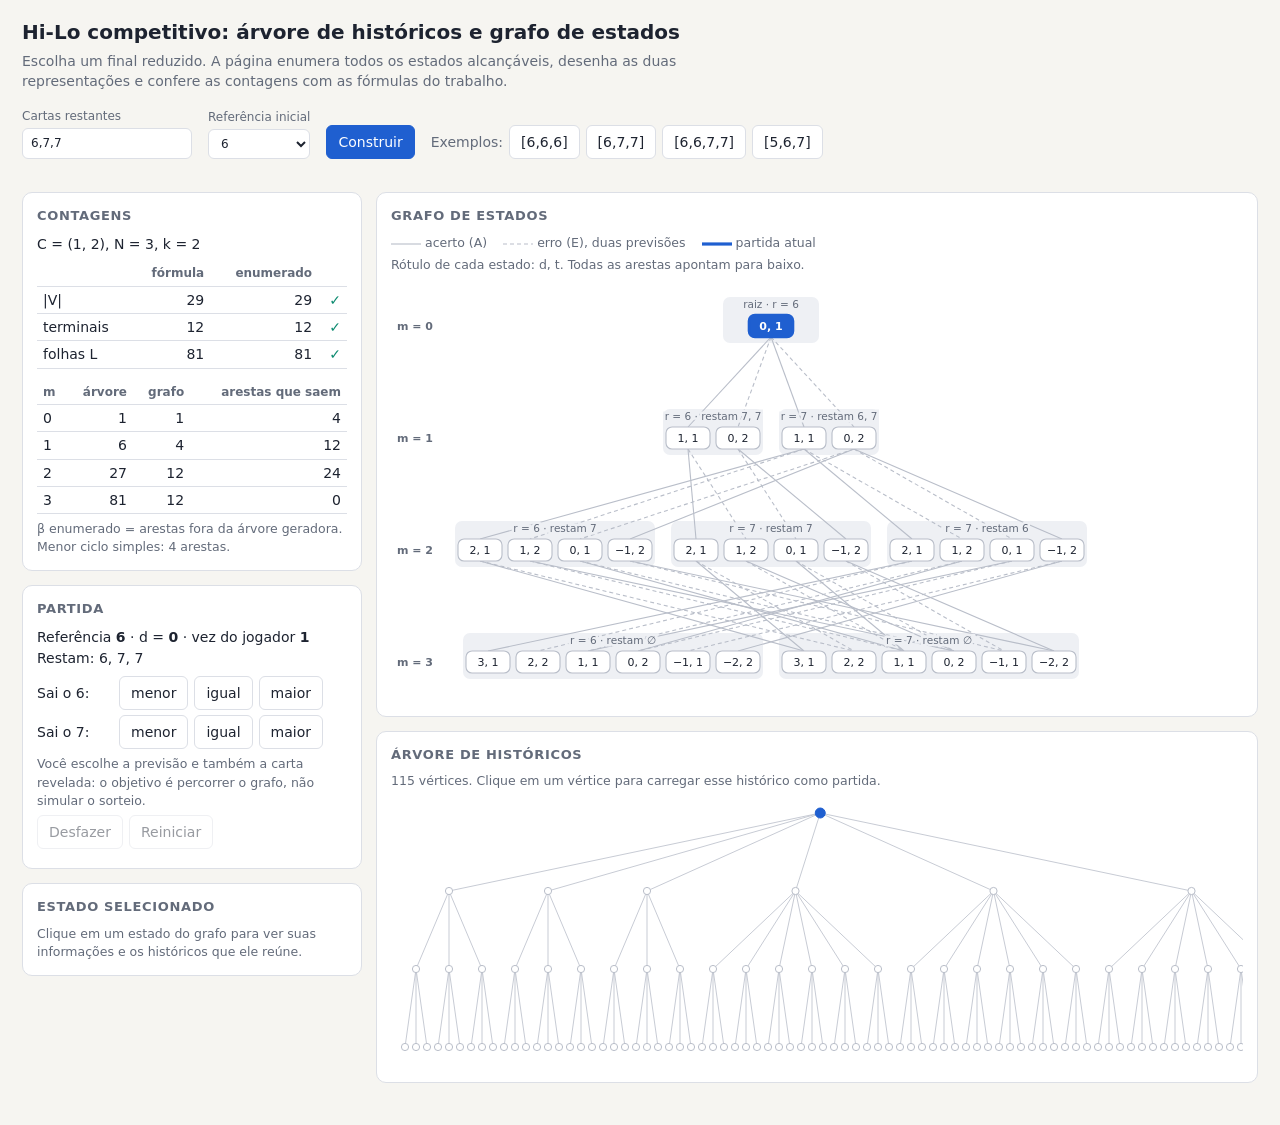
<file: index.html>
<!doctype html>
<html lang="pt-BR">
  <head>
    <meta charset="utf-8" />
    <meta name="viewport" content="width=device-width, initial-scale=1" />
    <title>Hi-Lo: árvore de históricos e grafo de estados</title>
    <link rel="stylesheet" href="style.css" />
  </head>
  <body>
    <header>
      <h1>Hi-Lo competitivo: árvore de históricos e grafo de estados</h1>
      <p>
        Escolha um final reduzido. A página enumera todos os estados
        alcançáveis, desenha as duas representações e confere as contagens com
        as fórmulas do trabalho.
      </p>
    </header>

    <div class="controles">
      <label
        >Cartas restantes
        <input
          type="text"
          id="cartas"
          value="6,7,7"
          aria-label="Cartas restantes, separadas por vírgula"
        />
      </label>
      <label
        >Referência inicial
        <select id="ref"></select>
      </label>
      <button class="primario" id="construir">Construir</button>
      <div class="exemplos" id="exemplos" role="group" aria-label="Exemplos">
        <span>Exemplos:</span>
        <button data-ex="6,6,6">[6,6,6]</button>
        <button data-ex="6,7,7">[6,7,7]</button>
        <button data-ex="6,6,7,7">[6,6,7,7]</button>
        <button data-ex="5,6,7">[5,6,7]</button>
      </div>
    </div>
    <div class="erro" id="erro" role="alert"></div>

    <div class="grade">
      <aside>
        <div class="painel">
          <h2>Contagens</h2>
          <div id="contagens"></div>
        </div>
        <div class="painel">
          <h2>Partida</h2>
          <div id="partida"></div>
        </div>
        <div class="painel">
          <h2>Estado selecionado</h2>
          <div id="estado"></div>
        </div>
      </aside>
      <main>
        <div class="painel">
          <h2>Grafo de estados</h2>
          <div class="legenda">
            <span
              ><svg width="30" height="8">
                <line x1="0" y1="4" x2="30" y2="4" class="ar" />
              </svg>
              acerto (A)</span
            >
            <span
              ><svg width="30" height="8">
                <line x1="0" y1="4" x2="30" y2="4" class="ar E" />
              </svg>
              erro (E), duas previsões</span
            >
            <span
              ><svg width="30" height="8">
                <line x1="0" y1="4" x2="30" y2="4" class="ar cam" />
              </svg>
              partida atual</span
            >
            <span
              >Rótulo de cada estado: d, t. Todas as arestas apontam para
              baixo.</span
            >
          </div>
          <div class="rolagem" id="grafo"></div>
        </div>
        <div class="painel">
          <h2>Árvore de históricos</h2>
          <div class="rolagem" id="arvore"></div>
        </div>
      </main>
    </div>

    <script src="./main.js"></script>
  </body>
</html>
</file>
<file: style.css>
:root {
  --fundo: #f6f5f1;
  --painel: #ffffff;
  --tinta: #1d2330;
  --suave: #636b7a;
  --linha: #b9bec9;
  --borda: #dcdfe6;
  --bloco: #eef0f4;
  --acento: #1f5fd0; /* partida em andamento (caminho) */
  --fibra: #0b8a6f; /* estado selecionado e seus históricos */
  --excede: #c8322b; /* erros e divergências */
}

@media (prefers-color-scheme: dark) {
  :root {
    --fundo: #14171d;
    --painel: #1c2028;
    --tinta: #e6e8ee;
    --suave: #9aa2b1;
    --linha: #596173;
    --borda: #2e3440;
    --bloco: #232833;
    --acento: #6ea2ff;
    --fibra: #3fcfab;
    --excede: #ff7068;
  }
}

* {
  box-sizing: border-box;
}
body {
  margin: 0;
  background: var(--fundo);
  color: var(--tinta);
  font:
    14px/1.45 system-ui,
    -apple-system,
    "Segoe UI",
    sans-serif;
}
header {
  padding: 18px 22px 6px;
}
h1 {
  margin: 0;
  font-size: 20px;
  font-weight: 650;
}
header p {
  margin: 4px 0 0;
  color: var(--suave);
  max-width: 80ch;
}
h2 {
  margin: 0 0 8px;
  font-size: 13px;
  font-weight: 650;
  text-transform: uppercase;
  letter-spacing: 0.05em;
  color: var(--suave);
}
.controles {
  display: flex;
  flex-wrap: wrap;
  gap: 10px 16px;
  align-items: end;
  padding: 10px 22px;
}
.exemplos {
  display: flex;
  flex-wrap: wrap;
  gap: 6px;
  align-items: center;
}
.exemplos span {
  color: var(--suave);
}
label {
  display: flex;
  flex-direction: column;
  gap: 3px;
  font-size: 12px;
  color: var(--suave);
}
input[type="text"],
select {
  font: inherit;
  padding: 6px 8px;
  border: 1px solid var(--borda);
  border-radius: 6px;
  background: var(--painel);
  color: var(--tinta);
}
input[type="text"] {
  width: 170px;
}
button {
  font: inherit;
  padding: 6px 11px;
  border: 1px solid var(--borda);
  border-radius: 6px;
  background: var(--painel);
  color: var(--tinta);
  cursor: pointer;
}
button:hover {
  border-color: var(--acento);
}
button.primario {
  background: var(--acento);
  border-color: var(--acento);
  color: #fff;
}
button:disabled {
  opacity: 0.45;
  cursor: default;
}
.erro {
  color: var(--excede);
  padding: 0 22px;
  min-height: 1.2em;
}
.grade {
  display: grid;
  grid-template-columns: 340px minmax(0, 1fr);
  gap: 14px;
  padding: 6px 22px 28px;
}
@media (max-width: 900px) {
  .grade {
    grid-template-columns: 1fr;
  }
}
.painel {
  background: var(--painel);
  border: 1px solid var(--borda);
  border-radius: 10px;
  padding: 14px;
  margin-bottom: 14px;
}
table {
  border-collapse: collapse;
  width: 100%;
  font-variant-numeric: tabular-nums;
}
th,
td {
  text-align: right;
  padding: 3px 6px;
  border-bottom: 1px solid var(--borda);
}
th:first-child,
td:first-child {
  text-align: left;
}
th {
  font-weight: 600;
  color: var(--suave);
  font-size: 12px;
}
.ok {
  color: var(--fibra);
}
.ruim {
  color: var(--excede);
  font-weight: 700;
}
.rolagem {
  overflow: auto;
  max-height: 78vh;
}
.nota {
  color: var(--suave);
  font-size: 12.5px;
  margin: 6px 0 0;
}
.legenda {
  display: flex;
  flex-wrap: wrap;
  gap: 4px 16px;
  color: var(--suave);
  font-size: 12.5px;
  margin-bottom: 8px;
}
.legenda svg {
  vertical-align: middle;
}
.jogada {
  display: flex;
  gap: 6px;
  align-items: center;
  margin: 5px 0;
  flex-wrap: wrap;
}
.jogada span {
  min-width: 76px;
}
ol.hist {
  margin: 8px 0 0;
  padding-left: 20px;
}
.situacao {
  margin: 0 0 8px;
}

/* --- desenho do grafo ------------------------------------------------- */
svg text {
  font:
    11px system-ui,
    sans-serif;
  fill: var(--tinta);
}
.bloco {
  fill: var(--bloco);
  stroke: none;
}
.rot-bloco {
  fill: var(--suave);
  font-size: 10.5px;
  paint-order: stroke;
  stroke: var(--bloco);
  stroke-width: 5px;
}
.rot-camada {
  fill: var(--suave);
  font-weight: 600;
}
.ar {
  stroke: var(--linha);
  stroke-width: 1.1;
  fill: none;
}
.ar.E {
  stroke-dasharray: 4 3;
}
.ar.viz {
  stroke: var(--fibra);
  stroke-width: 2;
}
.ar.cam {
  stroke: var(--acento);
  stroke-width: 3.2;
}
.est {
  cursor: pointer;
}
.est rect {
  fill: var(--painel);
  stroke: var(--linha);
  stroke-width: 1.1;
}
.est.cam rect {
  stroke: var(--acento);
  stroke-width: 2.6;
}
.est.sel rect {
  fill: var(--fibra);
  stroke: var(--fibra);
}
.est.sel text {
  fill: #fff;
  font-weight: 700;
}
.est.atual rect {
  fill: var(--acento);
  stroke: var(--acento);
}
.est.atual text {
  fill: #fff;
  font-weight: 700;
}
/* --- desenho da árvore ------------------------------------------------ */
.ramo {
  stroke: var(--linha);
  stroke-width: 0.8;
}
.ramo.cam {
  stroke: var(--acento);
  stroke-width: 2.4;
}
.no {
  fill: var(--painel);
  stroke: var(--linha);
  stroke-width: 1;
  cursor: pointer;
}
.no.fib {
  fill: var(--fibra);
  stroke: var(--fibra);
}
.no.cam {
  fill: var(--acento);
  stroke: var(--acento);
}
</file>
